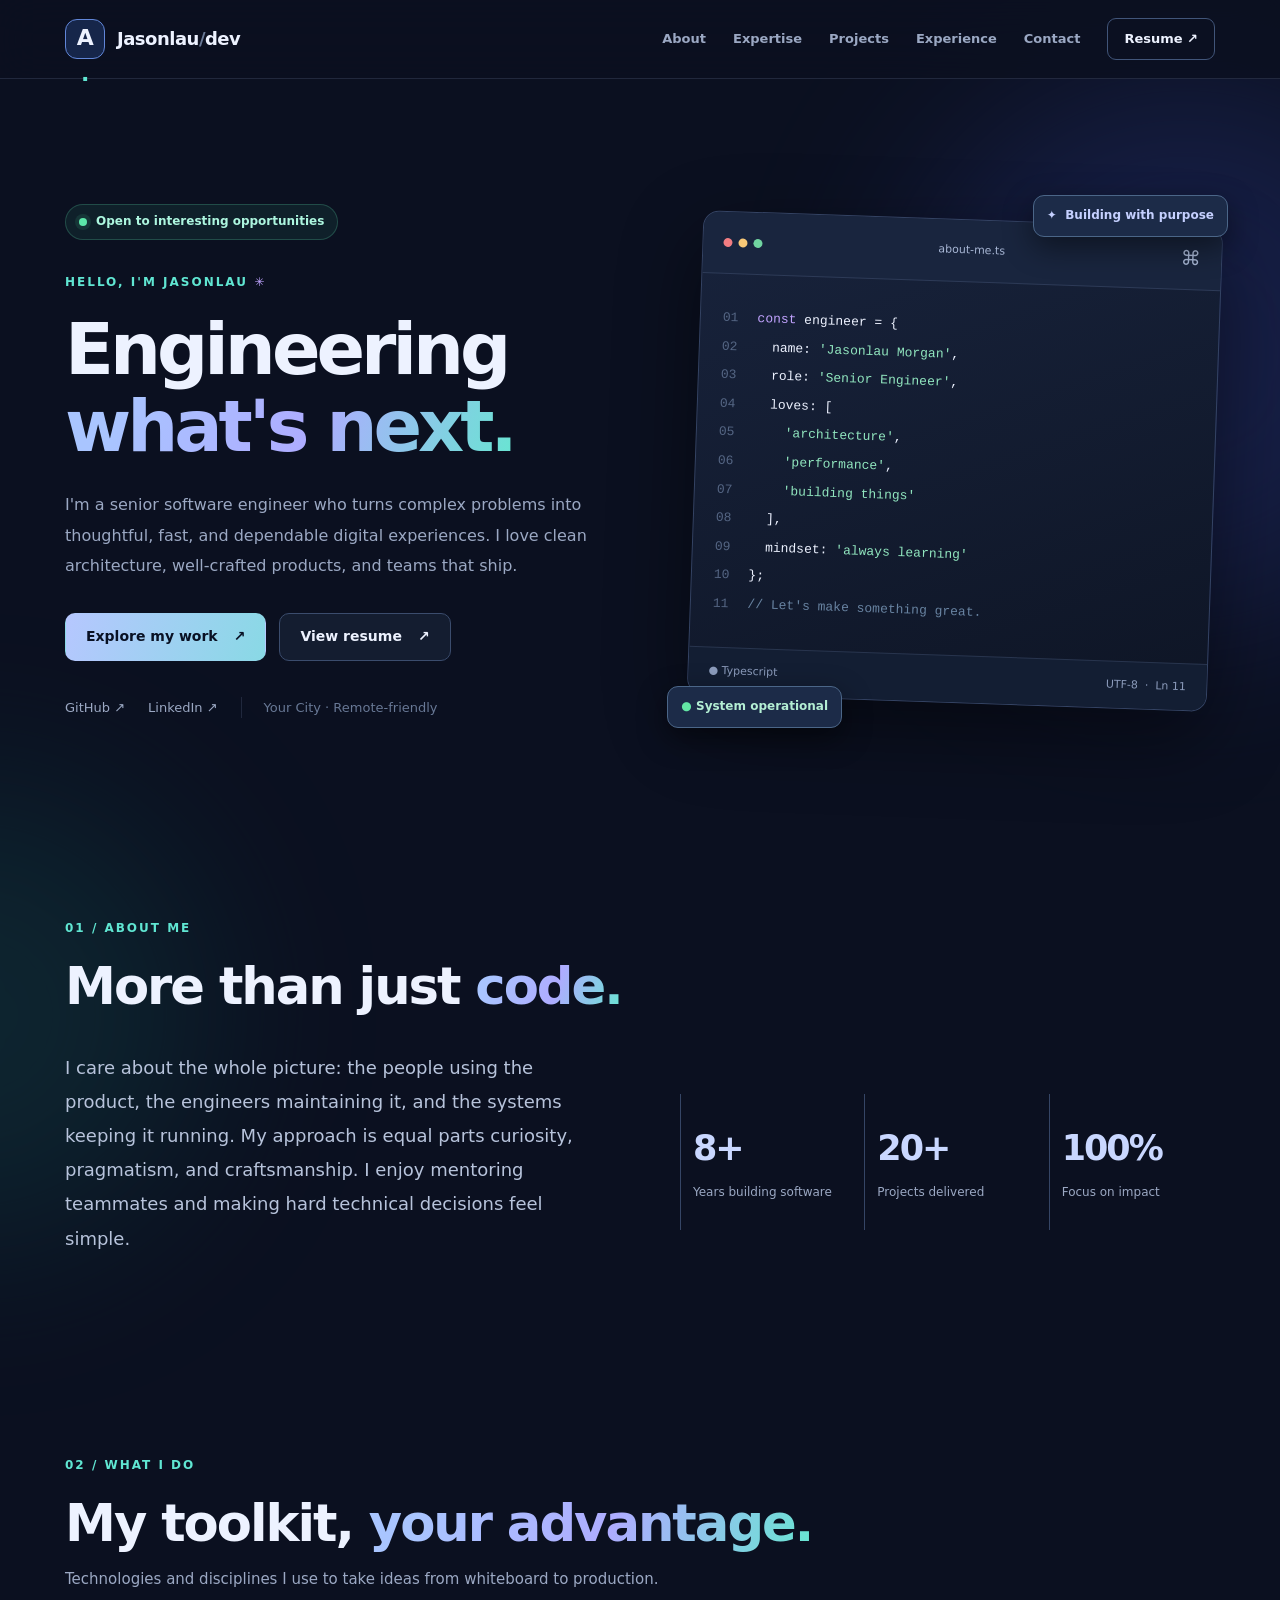
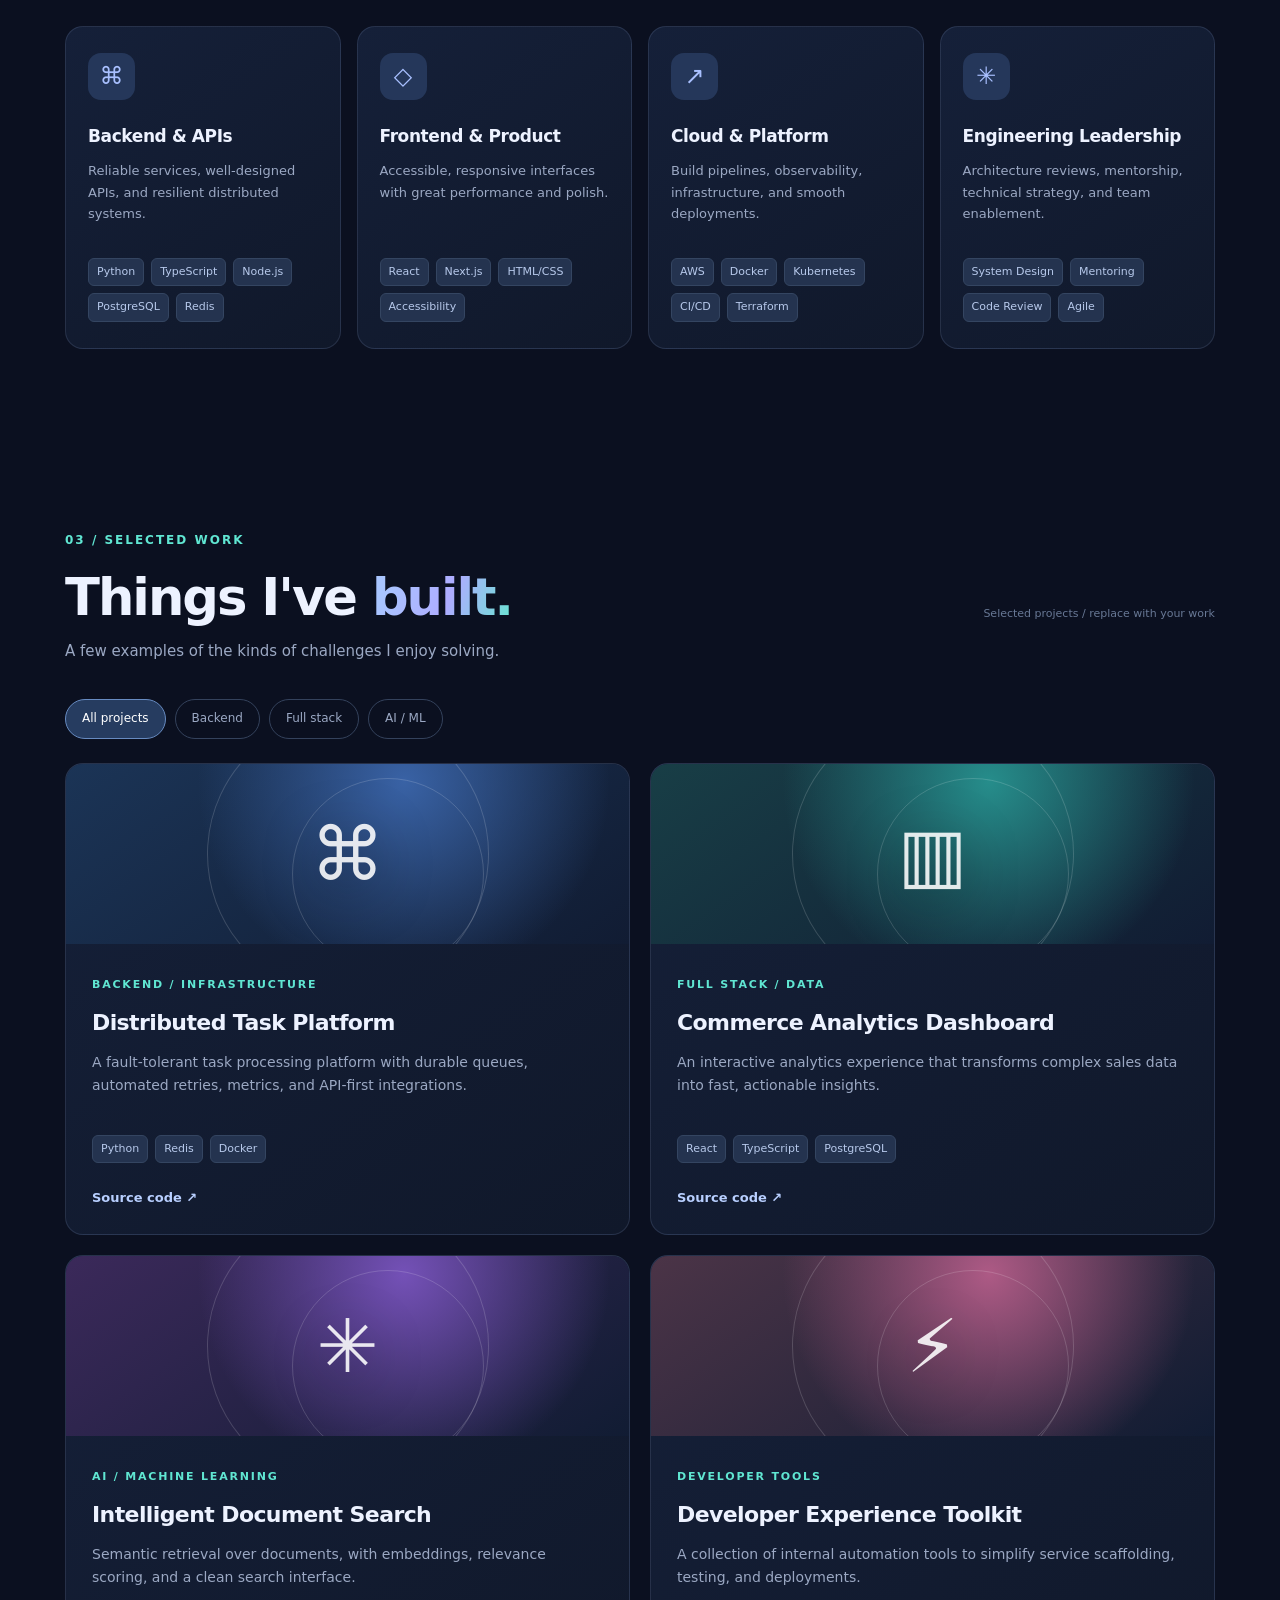
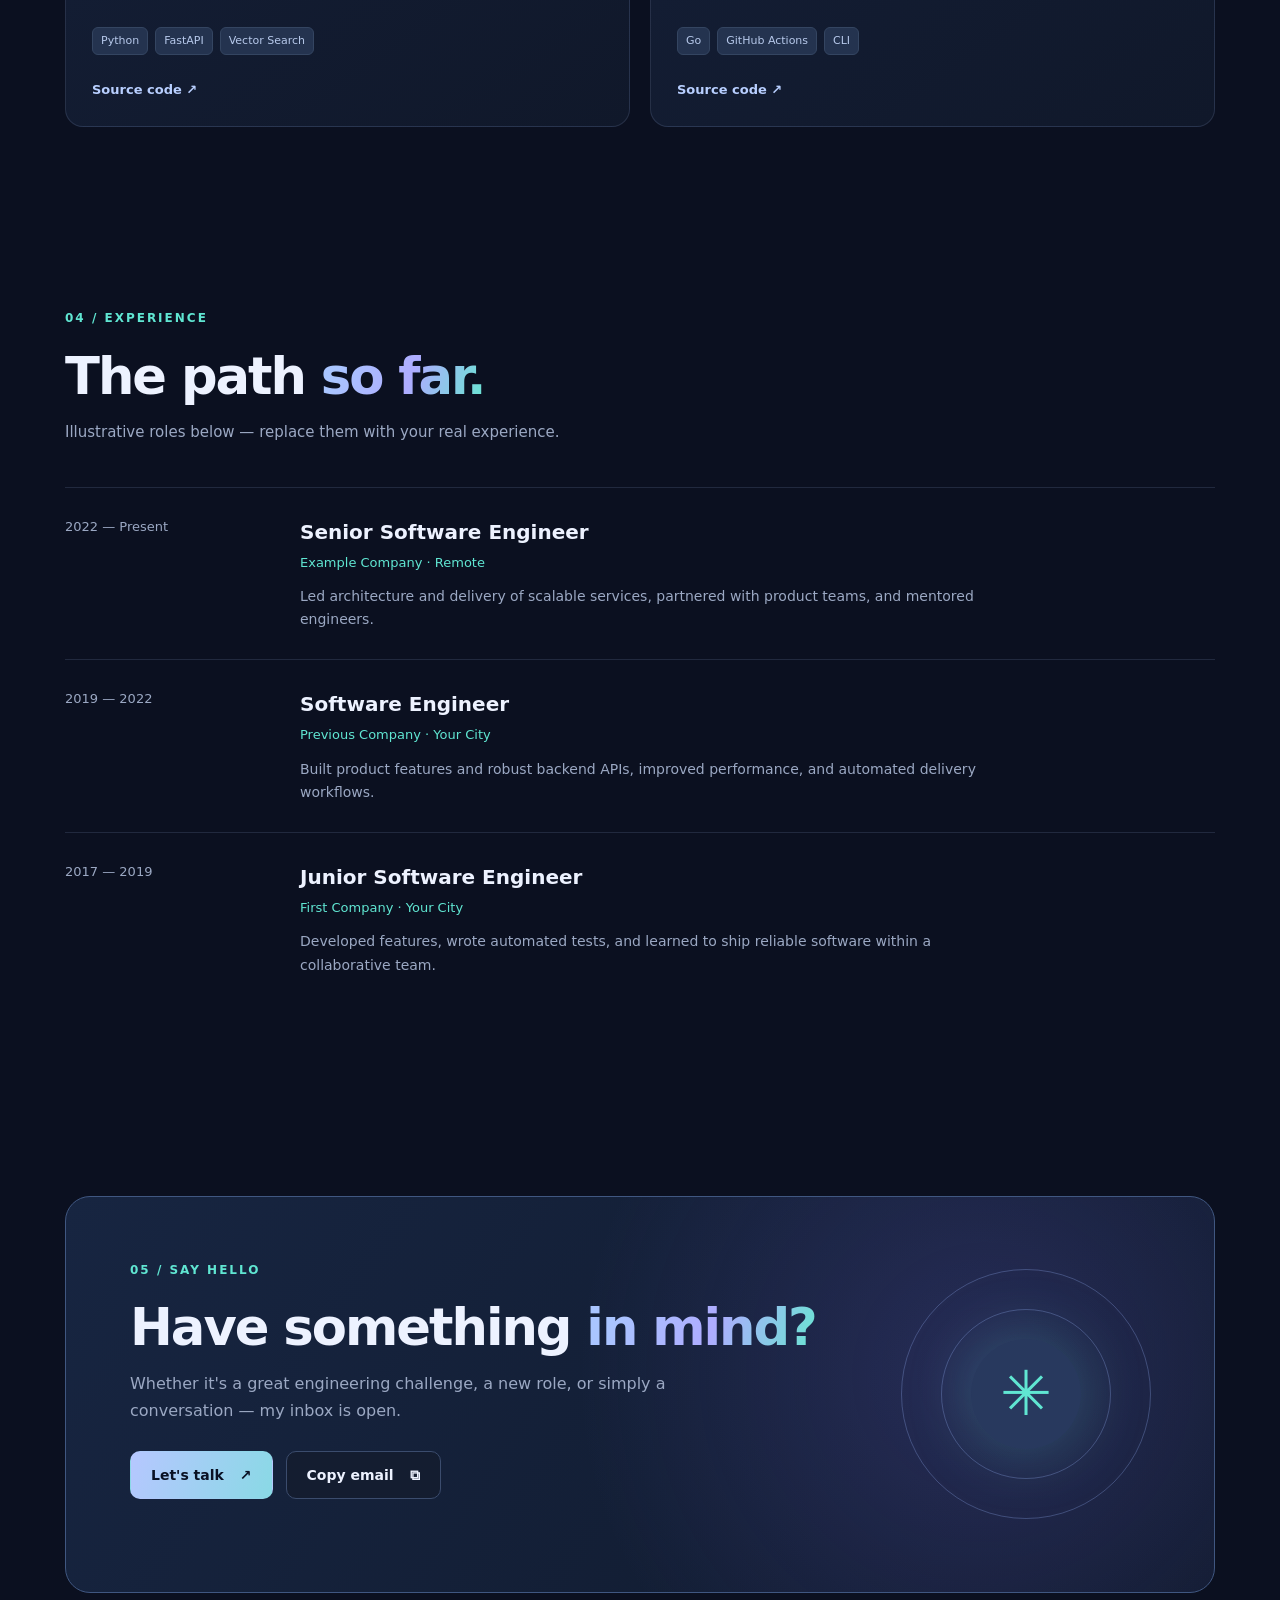
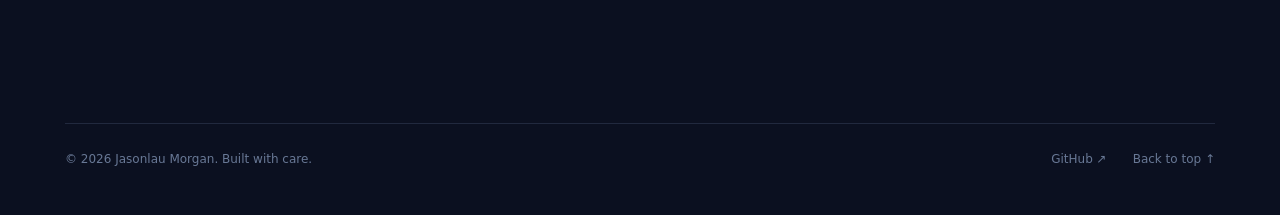
<file: index.html>
<!doctype html>
<html lang="en">
<head>
  <meta charset="utf-8">
  <meta name="viewport" content="width=device-width, initial-scale=1">
  <meta name="theme-color" content="#0b1020">
  <meta name="description" content="Portfolio of Jasonlau Morgan, a senior software engineer building reliable, scalable products.">
  <title>Jasonlau Morgan — Senior Software Engineer</title>
  <link rel="icon" href="favicon.svg" type="image/svg+xml">
  <link rel="stylesheet" href="style.css">
  <script src="script.js" defer></script>
</head>
<body>
  <a class="skip-link" href="#main">Skip to content</a>
  <div class="ambient ambient-one" aria-hidden="true"></div>
  <div class="ambient ambient-two" aria-hidden="true"></div>

  <header class="site-header">
    <nav class="nav shell" aria-label="Main navigation">
      <a class="brand" href="#home" aria-label="Back to top"><span class="brand-mark">A<span class="brand-dot">.</span></span><span class="brand-name">Jasonlau<span class="muted">/</span>dev</span></a>
      <button class="menu-toggle" id="menuToggle" type="button" aria-label="Open navigation menu" aria-controls="navLinks" aria-expanded="false"><span></span><span></span><span></span></button>
      <div class="nav-links" id="navLinks">
        <a href="#about">About</a><a href="#expertise">Expertise</a><a href="#projects">Projects</a><a href="#experience">Experience</a><a href="#contact">Contact</a>
        <a class="nav-resume" href="resume.html" target="_blank" rel="noopener">Resume <span aria-hidden="true">↗</span></a>
      </div>
    </nav>
  </header>

  <main id="main">
    <section class="hero shell" id="home" aria-labelledby="heroTitle">
      <div class="hero-copy">
        <div class="availability"><span class="pulse" aria-hidden="true"></span><span id="statusText">Open to interesting opportunities</span></div>
        <p class="eyebrow">HELLO, I'M <span id="heroFirstName">Jasonlau</span> <span class="asterisk">✳</span></p>
        <h1 id="heroTitle">Engineering <span class="text-gradient">what's next.</span></h1>
        <p class="hero-description" id="heroDescription">I'm a senior software engineer who turns complex problems into thoughtful, fast, and dependable digital experiences. I love clean architecture, well-crafted products, and teams that ship.</p>
        <div class="hero-actions"><a class="button primary" href="#projects">Explore my work <span aria-hidden="true">↗</span></a><a class="button ghost" href="resume.html" target="_blank" rel="noopener">View resume <span aria-hidden="true">↗</span></a></div>
        <div class="hero-socials" aria-label="Social profiles"><a id="githubLink" href="https://github.com/yourusername" target="_blank" rel="noopener noreferrer">GitHub ↗</a><a id="linkedinLink" href="https://www.linkedin.com/in/yourusername/" target="_blank" rel="noopener noreferrer">LinkedIn ↗</a><span class="hero-location" id="locationText">Based in Your City · Remote-friendly</span></div>
      </div>
      <div class="hero-art" aria-label="Decorative code editor illustration" role="img">
        <div class="editor-card">
          <div class="editor-bar"><span class="dots"><i></i><i></i><i></i></span><span>about-me.ts</span><span class="editor-icon">⌘</span></div>
          <div class="editor-code"><div><span class="line-num">01</span><span class="purple">const</span> engineer = {</div><div><span class="line-num">02</span>  name: <span class="mint" id="editorName">'Jasonlau Morgan'</span>,</div><div><span class="line-num">03</span>  role: <span class="mint">'Senior Engineer'</span>,</div><div><span class="line-num">04</span>  loves: [</div><div><span class="line-num">05</span>    <span class="mint">'architecture'</span>,</div><div><span class="line-num">06</span>    <span class="mint">'performance'</span>,</div><div><span class="line-num">07</span>    <span class="mint">'building things'</span></div><div><span class="line-num">08</span>  ],</div><div><span class="line-num">09</span>  mindset: <span class="mint">'always learning'</span></div><div><span class="line-num">10</span>};</div><div><span class="line-num">11</span><span class="comment">// Let's make something great.</span></div></div>
          <div class="editor-footer"><span>● Typescript</span><span>UTF-8&nbsp;&nbsp;·&nbsp;&nbsp;Ln 11</span></div>
        </div>
        <div class="floating-chip chip-top">✦ &nbsp;Building with purpose</div><div class="floating-chip chip-bottom"><span>●</span> System operational</div>
      </div>
    </section>

    <section class="section shell" id="about" aria-labelledby="aboutTitle"><div class="section-heading"><p class="eyebrow">01 / ABOUT ME</p><h2 id="aboutTitle">More than just <span class="text-gradient">code.</span></h2></div><div class="about-grid"><p class="body-large" id="aboutText">I care about the whole picture: the people using the product, the engineers maintaining it, and the systems keeping it running. My approach is equal parts curiosity, pragmatism, and craftsmanship. I enjoy mentoring teammates and making hard technical decisions feel simple.</p><div class="stats"><div class="stat"><strong id="statYears">8+</strong><span>Years building software</span></div><div class="stat"><strong id="statProjects">20+</strong><span>Projects delivered</span></div><div class="stat"><strong id="statFocus">100%</strong><span>Focus on impact</span></div></div></div></section>

    <section class="section shell" id="expertise" aria-labelledby="expertiseTitle"><div class="section-heading"><p class="eyebrow">02 / WHAT I DO</p><h2 id="expertiseTitle">My toolkit, <span class="text-gradient">your advantage.</span></h2><p class="section-subtitle">Technologies and disciplines I use to take ideas from whiteboard to production.</p></div><div class="expertise-grid"><article class="skill-card"><div class="skill-icon">⌘</div><h3>Backend & APIs</h3><p>Reliable services, well-designed APIs, and resilient distributed systems.</p><div class="tags" id="backendTags"></div></article><article class="skill-card"><div class="skill-icon">◇</div><h3>Frontend & Product</h3><p>Accessible, responsive interfaces with great performance and polish.</p><div class="tags" id="frontendTags"></div></article><article class="skill-card"><div class="skill-icon">↗</div><h3>Cloud & Platform</h3><p>Build pipelines, observability, infrastructure, and smooth deployments.</p><div class="tags" id="cloudTags"></div></article><article class="skill-card"><div class="skill-icon">✳</div><h3>Engineering Leadership</h3><p>Architecture reviews, mentorship, technical strategy, and team enablement.</p><div class="tags" id="leadershipTags"></div></article></div></section>

    <section class="section shell" id="projects" aria-labelledby="projectsTitle"><div class="section-heading"><p class="eyebrow">03 / SELECTED WORK</p><div class="heading-row"><h2 id="projectsTitle">Things I've <span class="text-gradient">built.</span></h2><span class="tiny-note">Selected projects / replace with your work</span></div><p class="section-subtitle">A few examples of the kinds of challenges I enjoy solving.</p></div><div class="filter-group" id="projectFilters" role="group" aria-label="Filter projects"><button type="button" class="filter active" data-filter="all" aria-pressed="true">All projects</button><button type="button" class="filter" data-filter="backend" aria-pressed="false">Backend</button><button type="button" class="filter" data-filter="fullstack" aria-pressed="false">Full stack</button><button type="button" class="filter" data-filter="ai" aria-pressed="false">AI / ML</button></div><div class="project-grid" id="projectGrid" aria-live="polite"></div></section>

    <section class="section shell" id="experience" aria-labelledby="experienceTitle"><div class="section-heading"><p class="eyebrow">04 / EXPERIENCE</p><h2 id="experienceTitle">The path <span class="text-gradient">so far.</span></h2><p class="section-subtitle">Illustrative roles below — replace them with your real experience.</p></div><div class="timeline" id="experienceList"></div></section>

    <section class="section shell contact-section" id="contact" aria-labelledby="contactTitle"><div class="contact-card"><div><p class="eyebrow">05 / SAY HELLO</p><h2 id="contactTitle">Have something <span class="text-gradient">in mind?</span></h2><p>Whether it's a great engineering challenge, a new role, or simply a conversation — my inbox is open.</p><div class="contact-actions"><a class="button primary" id="emailButton" href="mailto:you@example.com">Let's talk <span aria-hidden="true">↗</span></a><button class="button ghost" id="copyEmail" type="button">Copy email <span aria-hidden="true">⧉</span></button></div><p class="copy-message" id="copyMessage" role="status" aria-live="polite"></p></div><div class="contact-orbit" aria-hidden="true"><div class="orbit orbit-outer"></div><div class="orbit orbit-inner"></div><div class="orbit-center">✳</div></div></div></section>
  </main>
  <footer class="footer shell"><span>© <span id="currentYear"></span> <span id="footerName">Jasonlau Morgan</span>. Built with care.</span><div><a href="https://github.com/yourusername" id="footerGithub" target="_blank" rel="noopener noreferrer">GitHub ↗</a><a href="#home">Back to top ↑</a></div></footer>
</body>
</html>
</file>
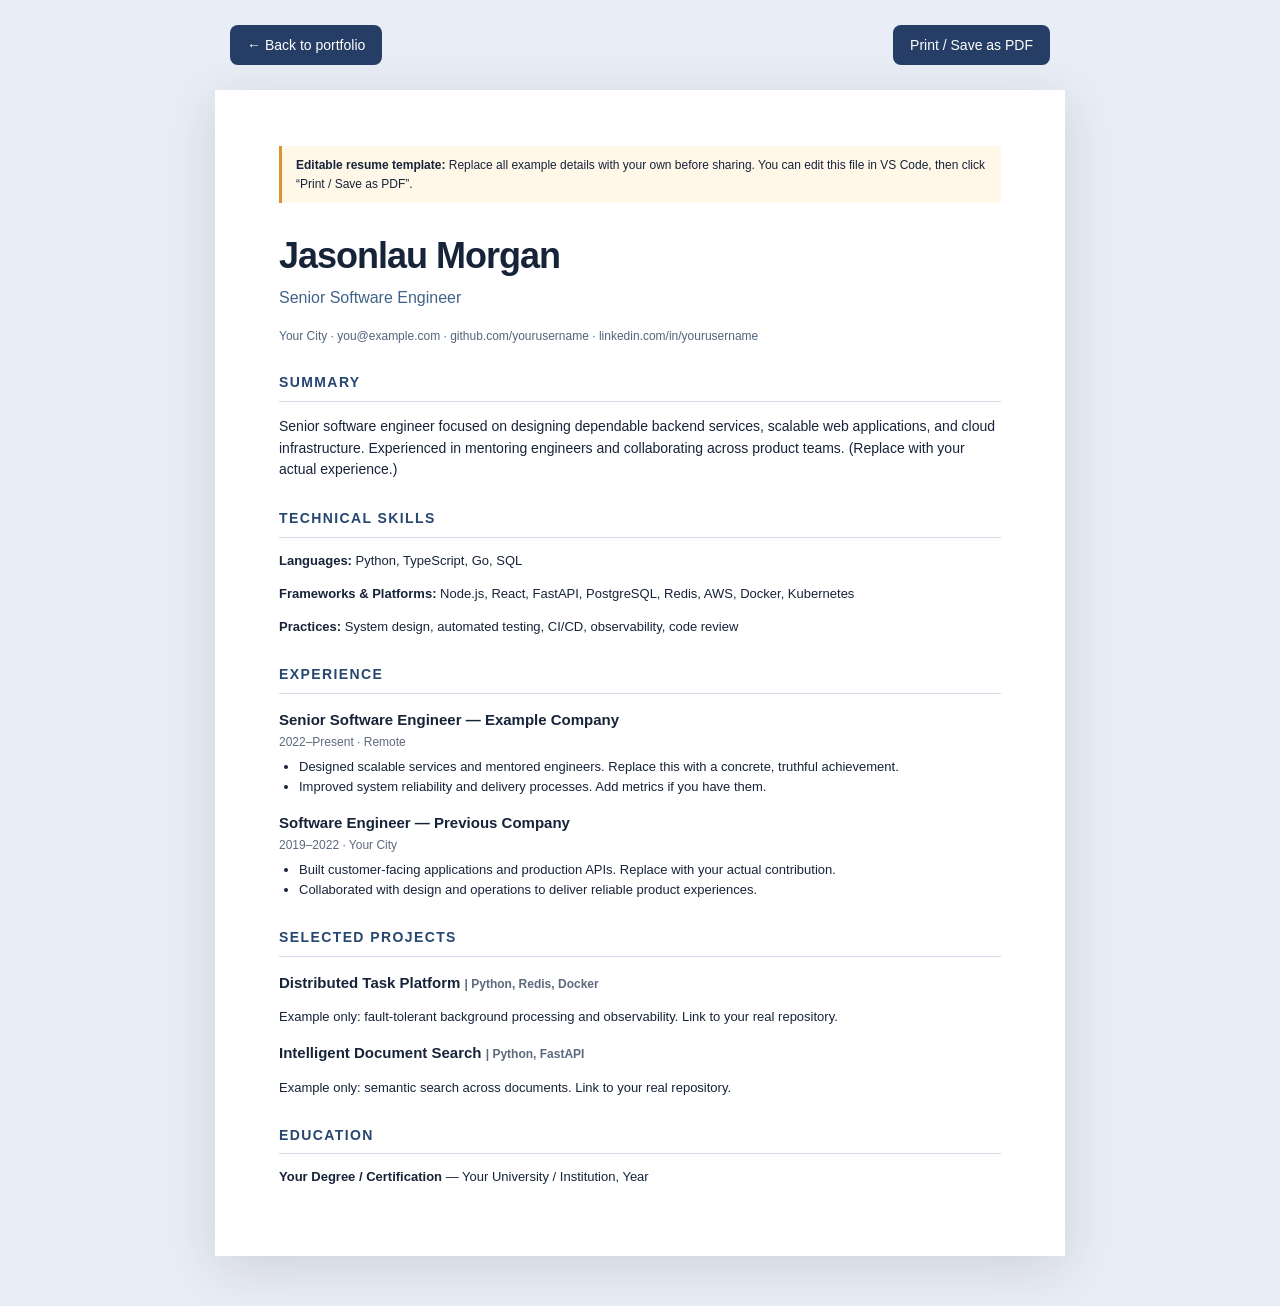
<file: resume.html>
<!doctype html>
<html lang="en">
<head>
<meta charset="utf-8"><meta name="viewport" content="width=device-width,initial-scale=1"><title>Jasonlau Morgan — Resume (Edit This Template)</title>
<style>
:root{font-family:Arial,Helvetica,sans-serif;color:#172339;background:#e9edf5}*{box-sizing:border-box}body{margin:0}.toolbar{max-width:850px;margin:25px auto;display:flex;justify-content:space-between;align-items:center;gap:12px;padding:0 15px;color:#344259}.toolbar a,.toolbar button{border:0;border-radius:8px;background:#263d65;color:#fff;padding:12px 17px;text-decoration:none;font-size:14px;cursor:pointer}.page{background:white;width:min(850px,calc(100% - 28px));margin:0 auto 50px;padding:56px 64px;box-shadow:0 12px 50px #14244222;line-height:1.55}h1{font-size:36px;letter-spacing:-1px;margin:0}h2{font-size:14px;color:#274670;letter-spacing:1.4px;border-bottom:1px solid #d1dbea;padding-bottom:7px;margin-top:27px}h3{margin:14px 0 2px;font-size:15px}.subtitle{font-size:16px;color:#416387;margin-top:2px}.info{font-size:12px;color:#52647c}.lead{font-size:14px}p,li{font-size:13px}ul{margin:5px 0 0;padding-left:20px}.meta{color:#5d6a7d;font-size:12px}.warning{border-left:3px solid #dd9330;background:#fff8e9;padding:10px 14px;font-size:12px;margin-bottom:25px}@media print{@page{size:A4;margin:12mm}:root{background:white}.toolbar,.warning{display:none}.page{box-shadow:none;margin:0;padding:0;width:100%}h2{break-after:avoid}li{break-inside:avoid}}@media(max-width:600px){.page{padding:25px 22px}.toolbar{flex-wrap:wrap}}
</style>
</head>
<body>
<div class="toolbar"><a href="index.html">← Back to portfolio</a><button type="button" onclick="window.print()">Print / Save as PDF</button></div>
<main class="page">
<div class="warning"><strong>Editable resume template:</strong> Replace all example details with your own before sharing. You can edit this file in VS Code, then click “Print / Save as PDF”.</div>
<header><h1>Jasonlau Morgan</h1><p class="subtitle">Senior Software Engineer</p><p class="info">Your City · you@example.com · github.com/yourusername · linkedin.com/in/yourusername</p></header>
<section><h2>SUMMARY</h2><p class="lead">Senior software engineer focused on designing dependable backend services, scalable web applications, and cloud infrastructure. Experienced in mentoring engineers and collaborating across product teams. (Replace with your actual experience.)</p></section>
<section><h2>TECHNICAL SKILLS</h2><p><strong>Languages:</strong> Python, TypeScript, Go, SQL</p><p><strong>Frameworks & Platforms:</strong> Node.js, React, FastAPI, PostgreSQL, Redis, AWS, Docker, Kubernetes</p><p><strong>Practices:</strong> System design, automated testing, CI/CD, observability, code review</p></section>
<section><h2>EXPERIENCE</h2><h3>Senior Software Engineer — Example Company</h3><div class="meta">2022–Present · Remote</div><ul><li>Designed scalable services and mentored engineers. Replace this with a concrete, truthful achievement.</li><li>Improved system reliability and delivery processes. Add metrics if you have them.</li></ul><h3>Software Engineer — Previous Company</h3><div class="meta">2019–2022 · Your City</div><ul><li>Built customer-facing applications and production APIs. Replace with your actual contribution.</li><li>Collaborated with design and operations to deliver reliable product experiences.</li></ul></section>
<section><h2>SELECTED PROJECTS</h2><h3>Distributed Task Platform <span class="meta">| Python, Redis, Docker</span></h3><p>Example only: fault-tolerant background processing and observability. Link to your real repository.</p><h3>Intelligent Document Search <span class="meta">| Python, FastAPI</span></h3><p>Example only: semantic search across documents. Link to your real repository.</p></section>
<section><h2>EDUCATION</h2><p><strong>Your Degree / Certification</strong> — Your University / Institution, Year</p></section>
</main>
</body>
</html>
</file>
<file: style.css>
:root{color-scheme:dark;--bg:#0b1020;--surface:#121a2b;--surface2:#162138;--text:#edf2ff;--muted:#9ba8c3;--dim:#687895;--line:rgba(168,190,239,.14);--accent:#88a9ff;--cyan:#60e6d2;--purple:#c0a4ff;--radius:18px;--shell:1150px;font-family:Inter,ui-sans-serif,system-ui,-apple-system,BlinkMacSystemFont,"Segoe UI",sans-serif}*{box-sizing:border-box}html{scroll-behavior:smooth;scroll-padding-top:90px}body{margin:0;background:var(--bg);color:var(--text);line-height:1.65;overflow-x:hidden}a{color:inherit;text-decoration:none}button{font:inherit}a:focus-visible,button:focus-visible{outline:3px solid var(--cyan);outline-offset:4px}.shell{width:min(calc(100% - 48px),var(--shell));margin-inline:auto}.ambient{position:absolute;z-index:-1;pointer-events:none;border-radius:50%;filter:blur(90px);opacity:.36}.ambient-one{width:550px;height:550px;top:80px;right:-180px;background:#2a3886}.ambient-two{width:450px;height:450px;top:790px;left:-250px;background:#12494b}.skip-link{position:absolute;top:-100px;left:16px;z-index:200;background:white;color:#071220;padding:12px 20px;border-radius:8px}.skip-link:focus{top:12px}.site-header{position:sticky;top:0;z-index:100;background:rgba(11,16,32,.82);border-bottom:1px solid var(--line);backdrop-filter:blur(20px)}.nav{display:flex;align-items:center;justify-content:space-between;min-height:78px;gap:28px}.brand{display:flex;align-items:center;gap:12px;font-weight:750;letter-spacing:-.5px}.brand-mark{display:grid;place-items:center;width:40px;height:40px;border:1px solid #6186d8;border-radius:12px;background:#16264a;font-size:22px}.brand-dot{color:var(--cyan)}.brand-name{font-size:18px}.muted{color:var(--dim)}.nav-links{display:flex;align-items:center;gap:27px;font-size:13px;font-weight:550;color:var(--muted)}.nav-links>a:not(.nav-resume):hover,.footer a:hover,.hero-socials a:hover{color:var(--cyan)}.nav-resume{padding:9px 16px;border:1px solid #415579;border-radius:9px;color:var(--text)}.nav-resume:hover{border-color:var(--cyan)}.menu-toggle{display:none}.hero{display:grid;grid-template-columns:1.05fr .95fr;align-items:center;gap:56px;padding-block:125px 110px;min-height:695px}.availability{display:inline-flex;align-items:center;gap:9px;padding:7px 13px;color:#adf6df;background:rgba(66,186,140,.095);border:1px solid rgba(97,230,182,.22);border-radius:30px;font-size:12px;font-weight:600;margin-bottom:33px}.pulse{width:8px;height:8px;background:#5ce7a9;border-radius:50%;box-shadow:0 0 0 4px rgba(73,205,145,.12)}.eyebrow{font-size:12px;letter-spacing:2px;color:var(--cyan);font-weight:800;margin:0 0 18px}.asterisk{color:var(--purple)}h1,h2,h3,p{margin-top:0}h1{font-size:clamp(48px,5.6vw,82px);line-height:1.08;letter-spacing:-4px;margin-bottom:25px;max-width:680px}h2{font-size:clamp(34px,4vw,52px);line-height:1.15;letter-spacing:-2px;margin-bottom:14px}.text-gradient{background:linear-gradient(110deg,#a9c5ff 12%,#aeacff 55%,#67e6d1 100%);background-clip:text;-webkit-background-clip:text;color:transparent}.hero-description{font-size:16px;color:var(--muted);max-width:565px;line-height:1.9;margin-bottom:31px}.hero-actions,.contact-actions{display:flex;gap:13px;flex-wrap:wrap}.button{display:inline-flex;align-items:center;justify-content:center;gap:16px;min-height:48px;padding:11px 20px;border-radius:10px;border:1px solid transparent;font-size:14px;font-weight:700;cursor:pointer;transition:transform .2s,border-color .2s,background .2s}.button:hover{transform:translateY(-3px)}.button.primary{color:#091124;background:linear-gradient(110deg,#b6c7ff,#89d9e5)}.button.ghost{border-color:#3b4c6d;background:#141d30;color:var(--text)}.button.ghost:hover{border-color:var(--accent)}.hero-socials{display:flex;flex-wrap:wrap;align-items:center;gap:23px;margin-top:36px;font-size:13px;color:var(--muted)}.hero-location{border-left:1px solid var(--line);padding-left:22px;color:var(--dim)}.hero-art{position:relative;min-width:0}.editor-card{position:relative;border:1px solid #344363;border-radius:16px;background:linear-gradient(160deg,#18233c,#0e1525);box-shadow:0 28px 80px #0007;overflow:hidden;transform:rotate(2deg)}.editor-bar,.editor-footer{display:flex;align-items:center;justify-content:space-between;padding:14px 20px;background:#19253e;border-bottom:1px solid var(--line);color:#a8b7d5;font-size:11px}.dots{display:flex;gap:6px}.dots i{display:block;width:9px;height:9px;background:#f27d82;border-radius:50%}.dots i:nth-child(2){background:#f9c977}.dots i:nth-child(3){background:#71d5a1}.editor-icon{font-size:20px}.editor-code{padding:30px 22px 28px;font:13px/2.2 ui-monospace,SFMono-Regular,Consolas,monospace;white-space:pre;overflow-x:auto}.line-num{color:#556684;margin-right:19px;user-select:none}.purple{color:#c2a3ff}.mint{color:#91e6bf}.comment{color:#6883a1}.editor-footer{border-top:1px solid var(--line);border-bottom:0;background:#131e33;color:#8c9cbc}.floating-chip{position:absolute;font-size:12px;font-weight:700;background:#1c2b48;border:1px solid #4b6688;border-radius:11px;padding:10px 13px;box-shadow:0 10px 30px #0007}.chip-top{top:-24px;right:-13px;color:#c5d0ff}.chip-bottom{bottom:-25px;left:-28px;color:#b4efd4}.chip-bottom span{color:#63e6a5}.section{padding-block:91px}.section-heading{margin-bottom:35px}.section-subtitle{font-size:15px;color:var(--muted);max-width:620px;margin:0}.about-grid{display:grid;grid-template-columns:1fr 1fr;gap:80px;align-items:center}.body-large{font-size:18px;line-height:1.9;color:#b7c3db;max-width:590px}.stats{display:grid;grid-template-columns:repeat(3,1fr);gap:18px}.stat{padding:26px 12px;border-left:1px solid #354565}.stat strong{font-size:35px;display:block;letter-spacing:-2px;color:#c9d7ff}.stat span{font-size:12px;color:var(--muted)}.expertise-grid{display:grid;grid-template-columns:repeat(4,1fr);gap:16px}.skill-card,.project-card{border:1px solid var(--line);background:linear-gradient(145deg,#152039,#10182a);border-radius:var(--radius);transition:transform .2s,border-color .2s}.skill-card{padding:26px 22px}.skill-card:hover,.project-card:hover{transform:translateY(-5px);border-color:#5579ac}.skill-icon{width:47px;height:47px;border-radius:13px;background:#25375a;color:#a9c0ff;display:grid;place-items:center;font-size:24px;margin-bottom:22px}.skill-card h3{font-size:17px;letter-spacing:-.4px;margin-bottom:10px}.skill-card p{font-size:13px;color:var(--muted);min-height:80px}.tags{display:flex;flex-wrap:wrap;gap:7px;margin-top:18px}.tag{font-size:11px;color:#b7c9eb;background:#24334f;border:1px solid #344561;border-radius:6px;padding:4px 8px}.heading-row{display:flex;align-items:end;justify-content:space-between;gap:20px}.heading-row h2{margin-bottom:12px}.tiny-note{font-size:11px;color:var(--dim);padding-bottom:16px}.filter-group{display:flex;flex-wrap:wrap;gap:9px;margin:34px 0 24px}.filter{border:1px solid #34425c;background:transparent;color:var(--muted);padding:9px 16px;border-radius:50px;cursor:pointer;font-size:12px}.filter:hover{border-color:var(--accent);color:var(--text)}.filter.active{background:#263c60;border-color:#678bc1;color:#fff}.project-grid{display:grid;grid-template-columns:repeat(2,1fr);gap:20px}.project-card{overflow:hidden}.project-visual{height:180px;position:relative;display:flex;align-items:center;justify-content:center;overflow:hidden;background:radial-gradient(circle at 60% 10%,var(--project-light),transparent 55%),linear-gradient(145deg,var(--project-dark),#111c33)}.project-visual::before,.project-visual::after{content:"";position:absolute;border:1px solid rgba(255,255,255,.16);border-radius:50%;width:280px;height:280px;transform:rotate(25deg)}.project-visual::after{width:190px;height:190px;transform:translate(40px,20px)}.project-glyph{z-index:1;font-size:74px;line-height:1;color:rgba(255,255,255,.88);font-weight:200;text-shadow:0 12px 60px #0006}.project-body{padding:26px}.project-category{font-size:11px;text-transform:uppercase;letter-spacing:1.8px;color:var(--cyan);font-weight:800}.project-card h3{font-size:22px;letter-spacing:-.6px;margin:9px 0}.project-card p{font-size:14px;color:var(--muted);min-height:66px}.project-links{display:flex;flex-wrap:wrap;gap:20px;margin-top:24px;font-size:13px;font-weight:750}.project-links a{color:#b8cfff}.project-links a:hover{color:var(--cyan)}.timeline{margin-top:42px}.timeline-item{display:grid;grid-template-columns:190px 1fr;gap:45px;padding:28px 0;border-top:1px solid var(--line)}.timeline-date{color:var(--muted);font-size:13px}.timeline-role{font-size:20px;font-weight:750;margin-bottom:3px}.timeline-company{color:var(--cyan);font-size:13px;margin-bottom:12px}.timeline-desc{color:var(--muted);font-size:14px;max-width:720px;margin:0}.contact-section{padding-block:100px 130px}.contact-card{border:1px solid #405781;border-radius:25px;padding:clamp(28px,5vw,65px);background:radial-gradient(circle at 80% 45%,rgba(95,85,186,.27),transparent 43%),linear-gradient(125deg,#172541,#101a2d);display:grid;grid-template-columns:1.5fr .5fr;gap:30px;align-items:center;overflow:hidden}.contact-card h2{font-size:clamp(36px,4vw,55px)}.contact-card p:not(.eyebrow):not(.copy-message){color:var(--muted);max-width:560px}.contact-actions{margin-top:27px}.copy-message{font-size:12px;color:var(--cyan);min-height:20px;margin:9px 0 0}.contact-orbit{height:220px;position:relative;display:grid;place-items:center}.orbit{position:absolute;border:1px solid rgba(154,184,255,.28);border-radius:50%}.orbit-outer{width:250px;height:250px}.orbit-inner{width:170px;height:170px}.orbit-center{width:110px;height:110px;border-radius:50%;display:grid;place-items:center;font-size:62px;color:var(--cyan);background:#28395e;box-shadow:0 0 65px rgba(96,230,210,.25)}.footer{border-top:1px solid var(--line);padding-block:26px 45px;display:flex;justify-content:space-between;gap:20px;font-size:12px;color:var(--dim)}.footer>div{display:flex;gap:26px}.hidden{display:none!important}@media(max-width:1050px){.hero{gap:28px}.hero h1{font-size:59px}.expertise-grid{grid-template-columns:repeat(2,1fr)}.skill-card p{min-height:0}.about-grid{gap:30px}}@media(max-width:760px){.shell{width:min(calc(100% - 34px),var(--shell))}.nav{min-height:68px}.menu-toggle{display:flex;width:42px;height:42px;align-items:center;justify-content:center;flex-direction:column;gap:5px;background:#1a2740;border:1px solid #344a6c;border-radius:10px;cursor:pointer}.menu-toggle span{display:block;width:20px;height:2px;background:#d1dff5}.nav-links{display:none;position:absolute;top:68px;left:0;right:0;padding:20px;background:#101a2d;border-bottom:1px solid #314363;flex-direction:column;align-items:stretch;gap:0}.nav-links.open{display:flex}.nav-links a{padding:12px}.nav-links .nav-resume{margin-top:8px;text-align:center}.hero{grid-template-columns:1fr;padding-block:75px 65px;gap:70px;min-height:auto}.hero h1{font-size:clamp(43px,10vw,64px);letter-spacing:-2.5px}.hero-art{max-width:510px;width:100%;margin:auto}.section{padding-block:65px}.about-grid,.contact-card{grid-template-columns:1fr}.about-grid{gap:22px}.stats{gap:5px}.stat strong{font-size:29px}.project-grid{grid-template-columns:1fr}.tiny-note{display:none}.timeline-item{grid-template-columns:1fr;gap:8px}.contact-orbit{display:none}.contact-section{padding-bottom:80px}}@media(max-width:450px){.expertise-grid{grid-template-columns:1fr}.hero-socials{gap:14px}.hero-location{border-left:0;padding-left:0;width:100%}.editor-code{font-size:10.5px;padding-inline:9px}.line-num{margin-right:10px}.floating-chip{font-size:10px}.chip-bottom{left:-6px}.chip-top{right:-6px}.stats{grid-template-columns:1fr 1fr}.stat:last-child{grid-column:span 2}.footer{flex-direction:column}.hero-actions .button{flex:1}.project-visual{height:145px}}@media(prefers-reduced-motion:reduce){html{scroll-behavior:auto}*,*::before,*::after{animation:none!important;transition:none!important}}
</file>
